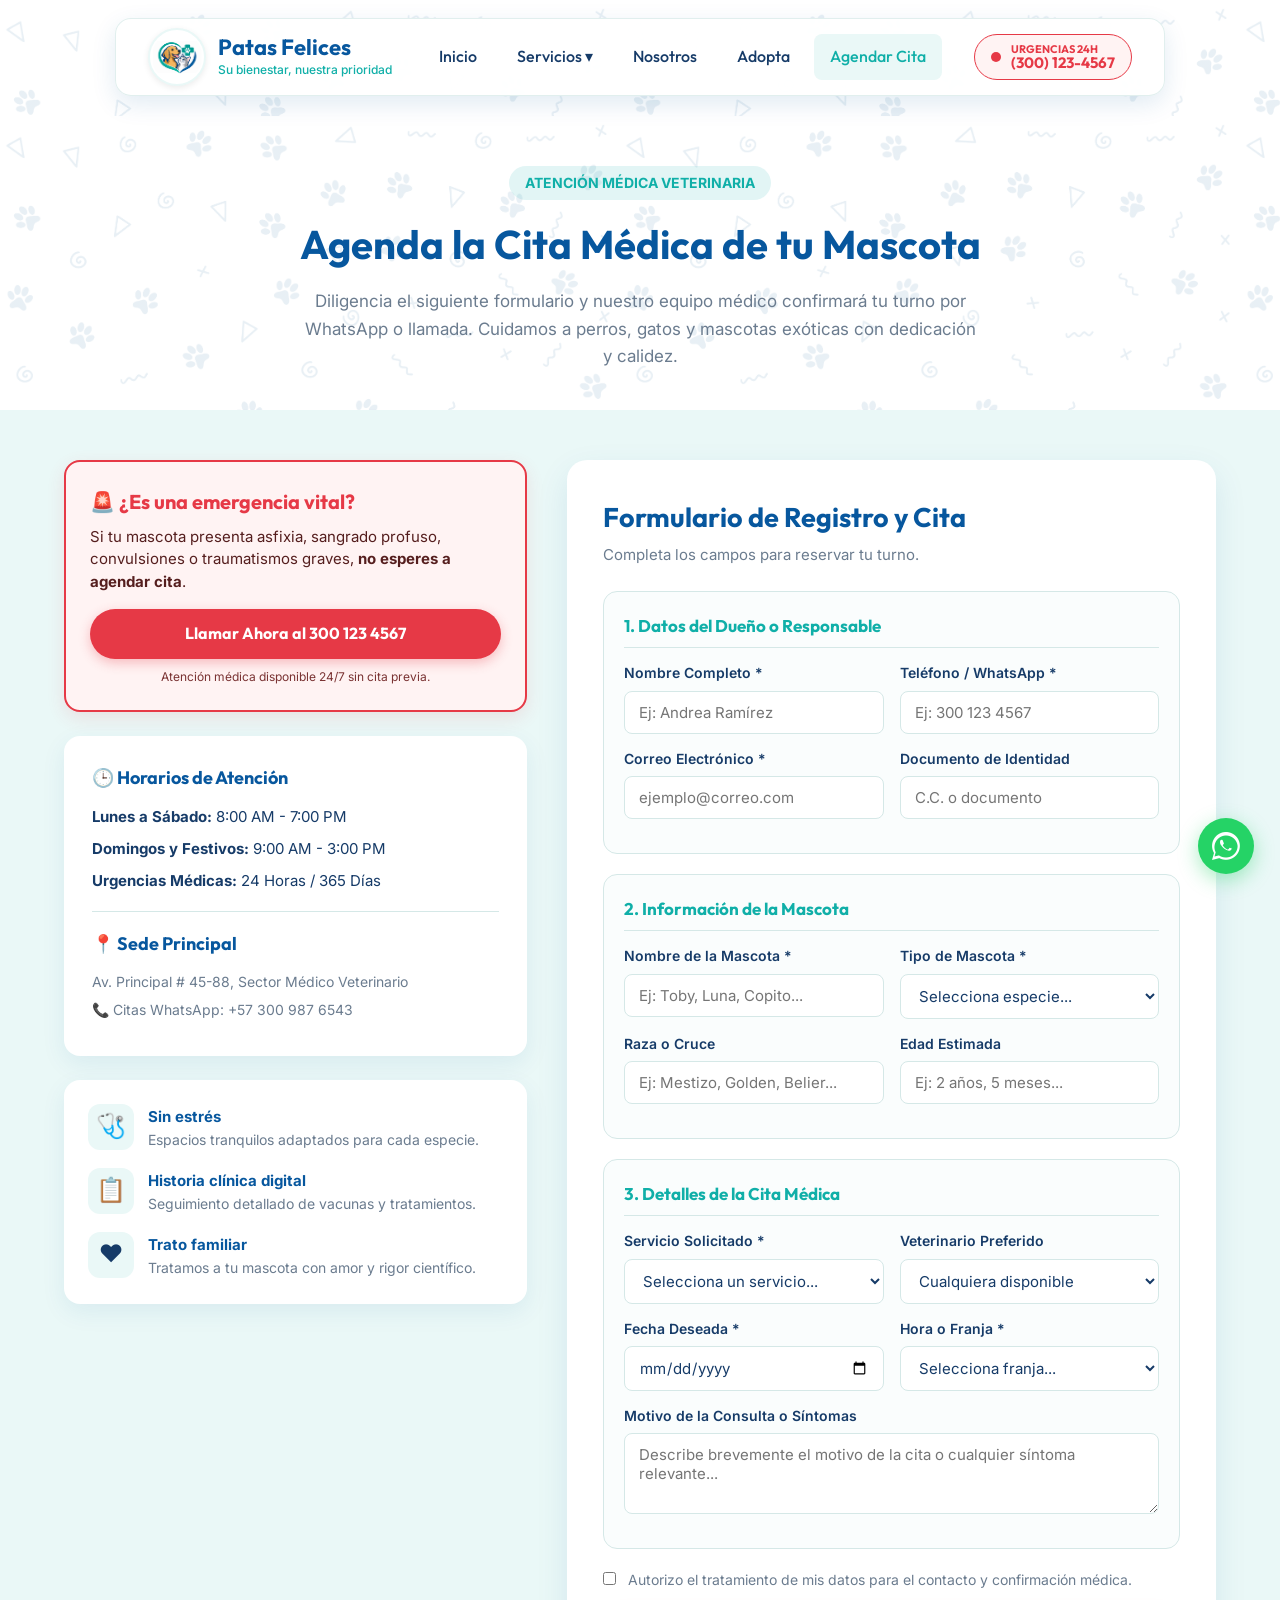
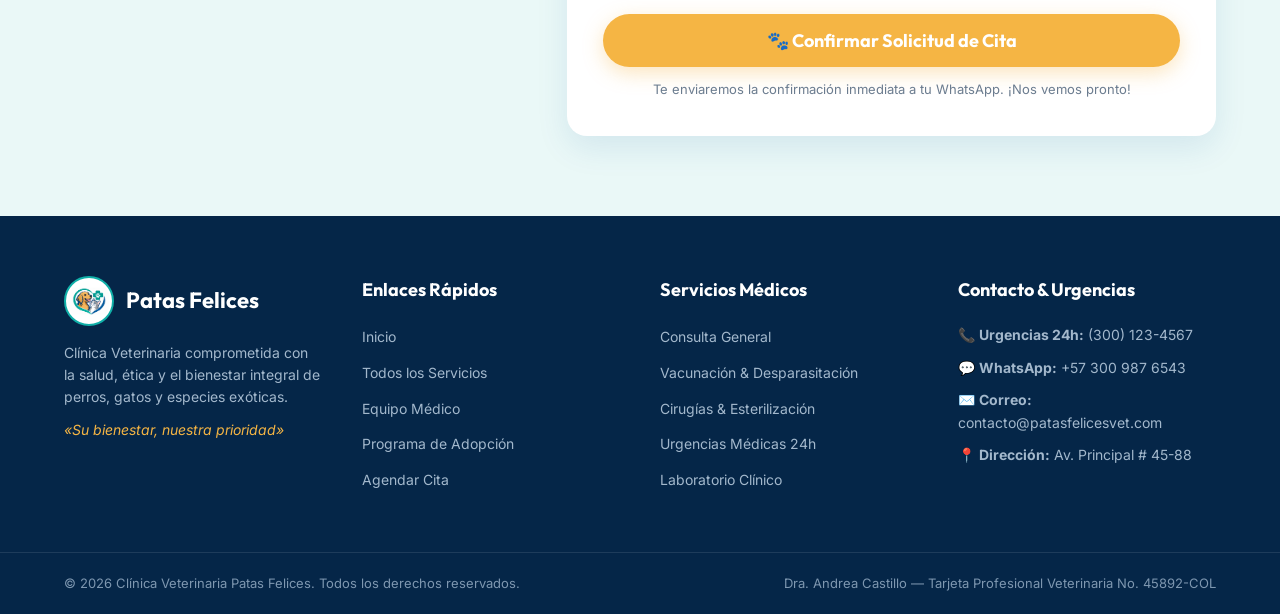
<file: citas.html>
<!DOCTYPE html>
<html lang="es">

<head>
    <meta charset="UTF-8">
    <meta name="viewport" content="width=device-width, initial-scale=1.0">
    <title>Agendar Cita | Patas Felices</title>

    <!-- Fuentes de Google -->
    <link
        href="https://fonts.googleapis.com/css2?family=Outfit:wght@400;500;600;700&family=Inter:wght@300;400;500;600&display=swap"
        rel="stylesheet">

    <!-- Estilos -->
    <link rel="stylesheet" href="./citas.css">
</head>

<body>

    <!-- Barra de navegación -->
    <div class="barra">
        <div class="barraContenido">
            <a href="index.html" class="logo">
                <img src="./assets/img/logo-icono.png" alt="Logo Patas Felices" class="fotoLogo">
                <div class="textoLogo">
                    <span class="nombreLogo">Patas Felices</span>
                    <span class="esloganLogo">Su bienestar, nuestra prioridad</span>
                </div>
            </a>

            <!-- Botón del menú en celular -->
            <input type="checkbox" id="menu" class="menuCheck">
            <label for="menu" class="hamburguesa" aria-label="Abrir menú">☰</label>

            <div class="links">
                <a href="index.html">Inicio</a>

                <!-- Submenú de servicios -->
                <div class="submenu">
                    <a href="servicios.html">Servicios ▾</a>
                    <div class="submenuLista">
                        <a href="servicios.html#consulta">Consulta General</a>
                        <a href="servicios.html#vacunacion">Vacunación</a>
                        <a href="servicios.html#esterilizacion">Esterilización</a>
                        <a href="servicios.html#cirugia">Cirugía</a>
                        <a href="servicios.html#urgencias">Urgencias 24h</a>
                        <a href="servicios.html#peluqueria">Peluquería</a>
                        <a href="servicios.html#hospitalizacion">Hospitalización</a>
                        <a href="servicios.html#laboratorio">Laboratorio</a>
                    </div>
                </div>

                <a href="conocenos.html">Nosotros</a>
                <a href="adopta.html">Adopta</a>
                <a href="citas.html" class="activo">Agendar Cita</a>
            </div>

            <!-- Botón de urgencias -->
            <a href="tel:+573001234567" class="botonUrgencias">
                <span class="puntoRojo"></span>
                <span class="textoUrgencia">
                    <small>Urgencias 24h</small>
                    <strong>(300) 123-4567</strong>
                </span>
            </a>
        </div>
    </div>

    <!-- Encabezado -->
    <div class="cabeceraCitas">
        <div class="contenedor">
            <span class="etiqueta">Atención Médica Veterinaria</span>
            <h1 class="titulo">Agenda la Cita Médica de tu Mascota</h1>
            <p class="parrafo">
                Diligencia el siguiente formulario y nuestro equipo médico confirmará tu turno por WhatsApp o llamada.
                Cuidamos a perros, gatos y mascotas exóticas con dedicación y calidez.
            </p>
        </div>
    </div>

    <!-- Sección principal de citas -->
    <div class="seccionCitas">
        <div class="contenedor cuadrilatero">

            <!-- Lado izquierdo -->
            <div class="ladoIzq">

                <!-- Alerta de urgencias -->
                <div class="cajaAlerta">
                    <h3>🚨 ¿Es una emergencia vital?</h3>
                    <p>
                        Si tu mascota presenta asfixia, sangrado profuso, convulsiones o traumatismos graves, <strong>no
                            esperes a agendar cita</strong>.
                    </p>
                    <a href="tel:+573001234567" class="botonLlamar">Llamar Ahora al 300 123 4567</a>
                    <span class="notaUrgencia">Atención médica disponible 24/7 sin cita previa.</span>
                </div>

                <!-- Horarios -->
                <div class="cajaInfo">
                    <h3>🕒 Horarios de Atención</h3>
                    <ul class="listaHorarios">
                        <li><strong>Lunes a Sábado:</strong> 8:00 AM - 7:00 PM</li>
                        <li><strong>Domingos y Festivos:</strong> 9:00 AM - 3:00 PM</li>
                        <li><strong>Urgencias Médicas:</strong> 24 Horas / 365 Días</li>
                    </ul>

                    <div class="separador"></div>

                    <h3>📍 Sede Principal</h3>
                    <p class="textoGris">Av. Principal # 45-88, Sector Médico Veterinario</p>
                    <p class="textoGris">📞 Citas WhatsApp: +57 300 987 6543</p>
                </div>

                <!-- Ventajas -->
                <div class="cajaVentajas">
                    <div class="itemVentaja">
                        <span class="iconoVentaja">🩺</span>
                        <div>
                            <strong>Sin estrés</strong>
                            <p>Espacios tranquilos adaptados para cada especie.</p>
                        </div>
                    </div>
                    <div class="itemVentaja">
                        <span class="iconoVentaja">📋</span>
                        <div>
                            <strong>Historia clínica digital</strong>
                            <p>Seguimiento detallado de vacunas y tratamientos.</p>
                        </div>
                    </div>
                    <div class="itemVentaja">
                        <span class="iconoVentaja">❤️</span>
                        <div>
                            <strong>Trato familiar</strong>
                            <p>Tratamos a tu mascota con amor y rigor científico.</p>
                        </div>
                    </div>
                </div>

            </div>

            <!-- Lado derecho: formulario -->
            <div class="ladoDer">
                <form action="#" method="POST" class="formulario" id="formulario">

                    <h2 class="subtituloForm">Formulario de Registro y Cita</h2>
                    <p class="descForm">Completa los campos para reservar tu turno.</p>

                    <!-- Datos del dueño -->
                    <div class="bloque">
                        <h4 class="tituloBloque">1. Datos del Dueño o Responsable</h4>

                        <div class="fila">
                            <div class="campo">
                                <label for="nombreTutor">Nombre Completo *</label>
                                <input type="text" id="nombreTutor" name="nombreTutor" placeholder="Ej: Andrea Ramírez"
                                    required>
                            </div>
                            <div class="campo">
                                <label for="telefonoTutor">Teléfono / WhatsApp *</label>
                                <input type="tel" id="telefonoTutor" name="telefonoTutor" placeholder="Ej: 300 123 4567"
                                    required>
                            </div>
                        </div>

                        <div class="fila">
                            <div class="campo">
                                <label for="correoTutor">Correo Electrónico *</label>
                                <input type="email" id="correoTutor" name="correoTutor" placeholder="ejemplo@correo.com"
                                    required>
                            </div>
                            <div class="campo">
                                <label for="cedulaTutor">Documento de Identidad</label>
                                <input type="text" id="cedulaTutor" name="cedulaTutor" placeholder="C.C. o documento">
                            </div>
                        </div>
                    </div>

                    <!-- Datos de la mascota -->
                    <div class="bloque">
                        <h4 class="tituloBloque">2. Información de la Mascota</h4>

                        <div class="fila">
                            <div class="campo">
                                <label for="nombreMascota">Nombre de la Mascota *</label>
                                <input type="text" id="nombreMascota" name="nombreMascota"
                                    placeholder="Ej: Toby, Luna, Copito..." required>
                            </div>
                            <div class="campo">
                                <label for="tipoMascota">Tipo de Mascota *</label>
                                <select id="tipoMascota" name="tipoMascota" required>
                                    <option value="" disabled selected>Selecciona especie...</option>
                                    <option value="perro">Perro</option>
                                    <option value="gato">Gato</option>
                                    <option value="conejo">Conejo</option>
                                    <option value="roedor">Roedor (Hámster, Cobaya)</option>
                                    <option value="ave">Ave</option>
                                    <option value="otro">Otra especie exótica</option>
                                </select>
                            </div>
                        </div>

                        <div class="fila">
                            <div class="campo">
                                <label for="razaMascota">Raza o Cruce</label>
                                <input type="text" id="razaMascota" name="razaMascota"
                                    placeholder="Ej: Mestizo, Golden, Belier...">
                            </div>
                            <div class="campo">
                                <label for="edadMascota">Edad Estimada</label>
                                <input type="text" id="edadMascota" name="edadMascota"
                                    placeholder="Ej: 2 años, 5 meses...">
                            </div>
                        </div>
                    </div>

                    <!-- Datos de la cita -->
                    <div class="bloque">
                        <h4 class="tituloBloque">3. Detalles de la Cita Médica</h4>

                        <div class="fila">
                            <div class="campo">
                                <label for="servicio">Servicio Solicitado *</label>
                                <select id="servicio" name="servicio" required>
                                    <option value="" disabled selected>Selecciona un servicio...</option>
                                    <option value="urgencias">Urgencias y Emergencias 24h</option>
                                    <option value="consulta">Consulta Médica General</option>
                                    <option value="vacunacion">Vacunación & Desparasitación</option>
                                    <option value="esterilizacion">Valoración para Esterilización</option>
                                    <option value="cirugia">Cirugía Especializada</option>
                                    <option value="peluqueria">Peluquería & Baño Spa</option>
                                    <option value="hospitalizacion">Hospitalización</option>
                                    <option value="laboratorio">Exámenes de Laboratorio</option>
                                    <option value="exoticos">Consulta de Mascota Exótica</option>
                                </select>
                            </div>
                            <div class="campo">
                                <label for="doctor">Veterinario Preferido</label>
                                <select id="doctor" name="doctor">
                                    <option value="cualquiera">Cualquiera disponible</option>
                                    <option value="andrea">Dra. Andrea Castillo (Medicina Interna & Exóticos)</option>
                                    <option value="carlos">Dr. Carlos Mendoza (Cirugía & Traumatología)</option>
                                    <option value="valentina">Dra. Valentina Ruiz (Dermatología & Felinos)</option>
                                </select>
                            </div>
                        </div>

                        <div class="fila">
                            <div class="campo">
                                <label for="fechaCita">Fecha Deseada *</label>
                                <input type="date" id="fechaCita" name="fechaCita" required>
                            </div>
                            <div class="campo">
                                <label for="horaCita">Hora o Franja *</label>
                                <select id="horaCita" name="horaCita" required>
                                    <option value="" disabled selected>Selecciona franja...</option>
                                    <option value="08:00">08:00 AM</option>
                                    <option value="09:00">09:00 AM</option>
                                    <option value="10:00">10:00 AM</option>
                                    <option value="11:00">11:00 AM</option>
                                    <option value="14:00">02:00 PM</option>
                                    <option value="15:00">03:00 PM</option>
                                    <option value="16:00">04:00 PM</option>
                                    <option value="17:00">05:00 PM</option>
                                    <option value="18:00">06:00 PM</option>
                                </select>
                            </div>
                        </div>

                        <div class="campo">
                            <label for="motivo">Motivo de la Consulta o Síntomas</label>
                            <textarea id="motivo" name="motivo" rows="3"
                                placeholder="Describe brevemente el motivo de la cita o cualquier síntoma relevante..."></textarea>
                        </div>
                    </div>

                    <!-- Autorización y botón -->
                    <div class="campoTerminos">
                        <label>
                            <input type="checkbox" required>
                            Autorizo el tratamiento de mis datos para el contacto y confirmación médica.
                        </label>
                    </div>

                    <button type="submit" class="botonConfirmar">
                        🐾 Confirmar Solicitud de Cita
                    </button>

                    <p class="notaFinal">
                        Te enviaremos la confirmación inmediata a tu WhatsApp. ¡Nos vemos pronto!
                    </p>
                </form>
            </div>

        </div>
    </div>

    <!-- Pie de página -->
    <div class="pie">
        <div class="contenedor pieGrid">
            <div>
                <div class="logoPie">
                    <img src="./assets/img/logo-icono.png" alt="Logo Patas Felices" class="fotoLogoPie">
                    <span class="nombreLogoPie">Patas Felices</span>
                </div>
                <p class="textoPie">Clínica Veterinaria comprometida con la salud, ética y el bienestar integral de
                    perros, gatos y especies exóticas.</p>
                <p class="textoPie"><em>«Su bienestar, nuestra prioridad»</em></p>
            </div>

            <div>
                <h4 class="subtituloPie">Enlaces Rápidos</h4>
                <ul class="linksPie">
                    <li><a href="index.html">Inicio</a></li>
                    <li><a href="servicios.html">Todos los Servicios</a></li>
                    <li><a href="conocenos.html">Equipo Médico</a></li>
                    <li><a href="conocenos.html">Programa de Adopción</a></li>
                    <li><a href="citas.html">Agendar Cita</a></li>
                </ul>
            </div>

            <div>
                <h4 class="subtituloPie">Servicios Médicos</h4>
                <ul class="linksPie">
                    <li><a href="servicios.html#consulta">Consulta General</a></li>
                    <li><a href="servicios.html#vacunacion">Vacunación & Desparasitación</a></li>
                    <li><a href="servicios.html#cirugia">Cirugías & Esterilización</a></li>
                    <li><a href="servicios.html#urgencias">Urgencias Médicas 24h</a></li>
                    <li><a href="servicios.html#laboratorio">Laboratorio Clínico</a></li>
                </ul>
            </div>

            <div>
                <h4 class="subtituloPie">Contacto & Urgencias</h4>
                <p class="textoPie">📞 <strong>Urgencias 24h:</strong> (300) 123-4567</p>
                <p class="textoPie">💬 <strong>WhatsApp:</strong> +57 300 987 6543</p>
                <p class="textoPie">✉️ <strong>Correo:</strong> contacto@patasfelicesvet.com</p>
                <p class="textoPie">📍 <strong>Dirección:</strong> Av. Principal # 45-88</p>
            </div>
        </div>

        <div class="pieInferior">
            <div class="contenedor pieInferiorFlex">
                <p>© 2026 Clínica Veterinaria Patas Felices. Todos los derechos reservados.</p>
                <p>Dra. Andrea Castillo — Tarjeta Profesional Veterinaria No. 45892-COL</p>
            </div>
        </div>
    </div>

    <!-- Botón de WhatsApp -->
    <a href="https://wa.me/573001234567?text=Hola,%20quisiera%20agendar%20una%20cita%20veterinaria"
        class="botonWhatsapp" target="_blank" rel="noopener noreferrer" title="Escríbenos a WhatsApp"
        aria-label="Contactar por WhatsApp">
        <img src="./assets/img/whatsapp.png" class="iconoWhatsapp" alt="WhatsApp">
    </a>

</body>

</html>
</file>
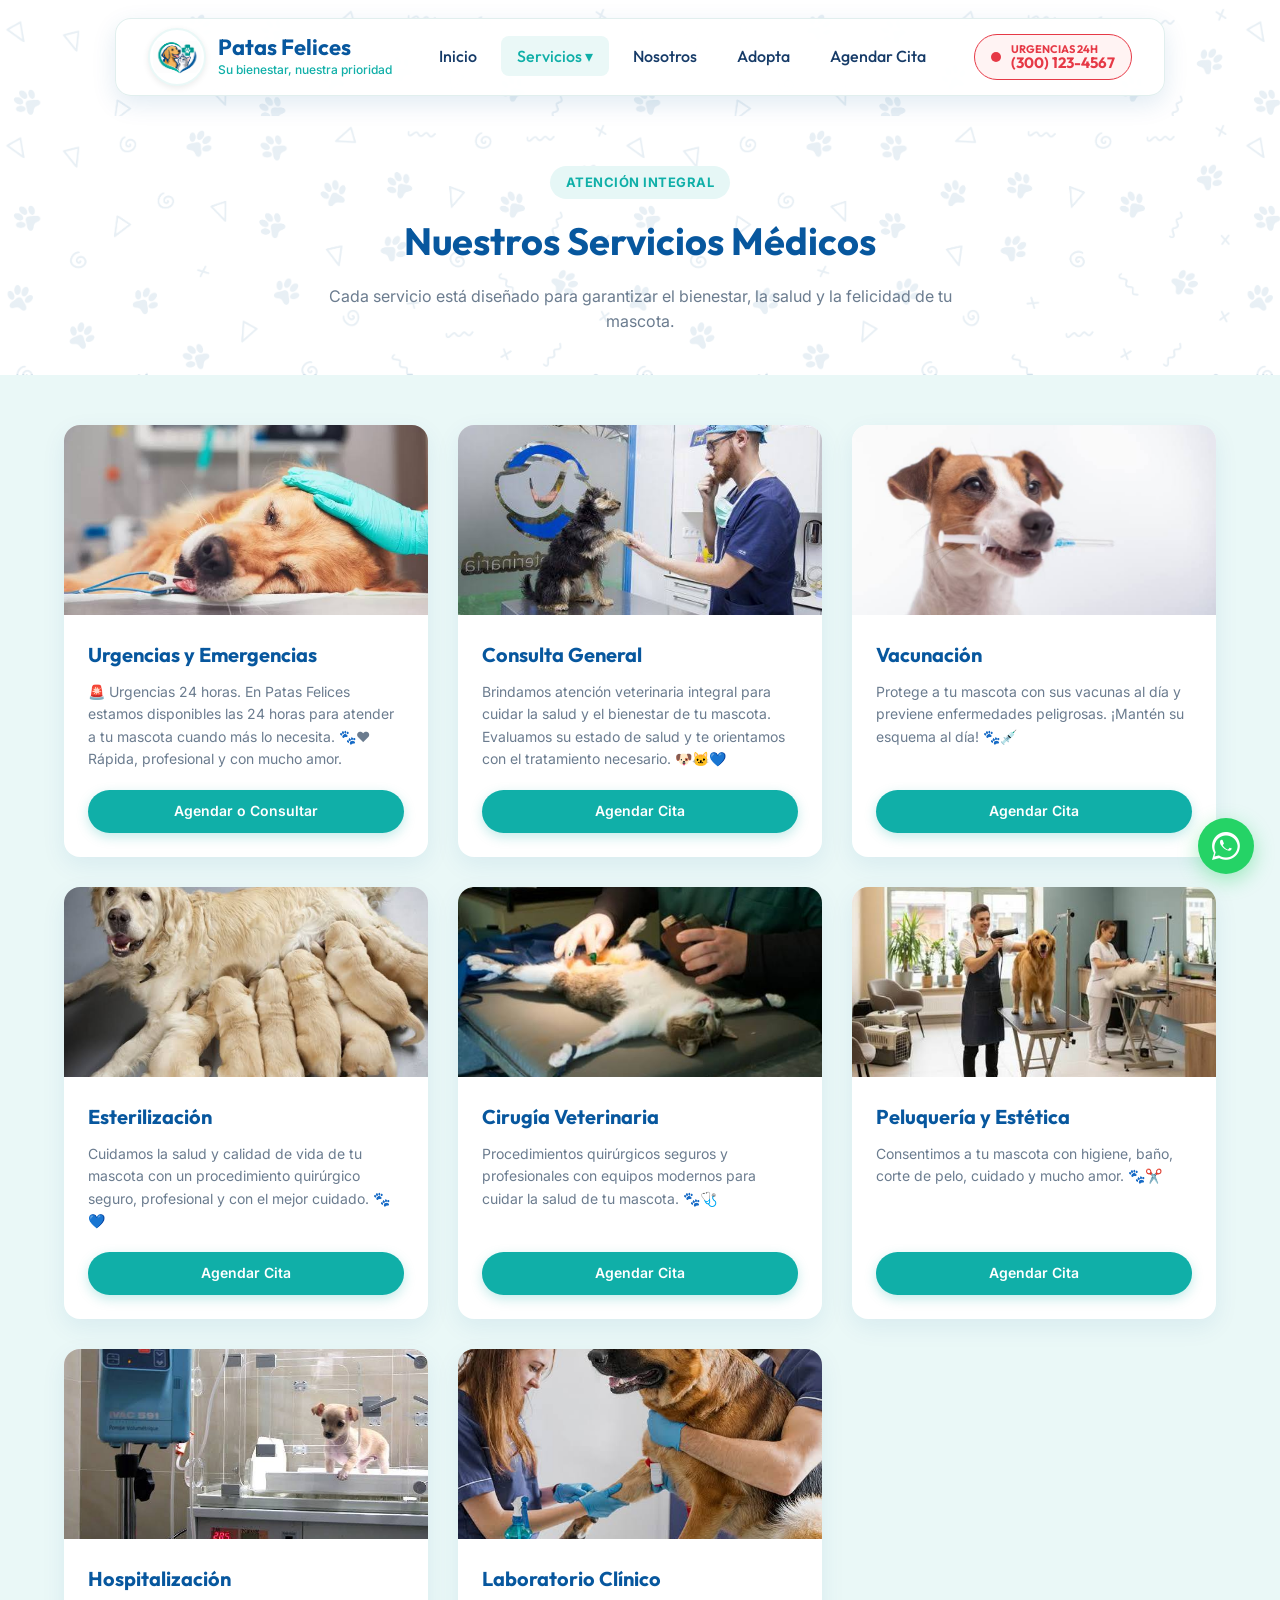
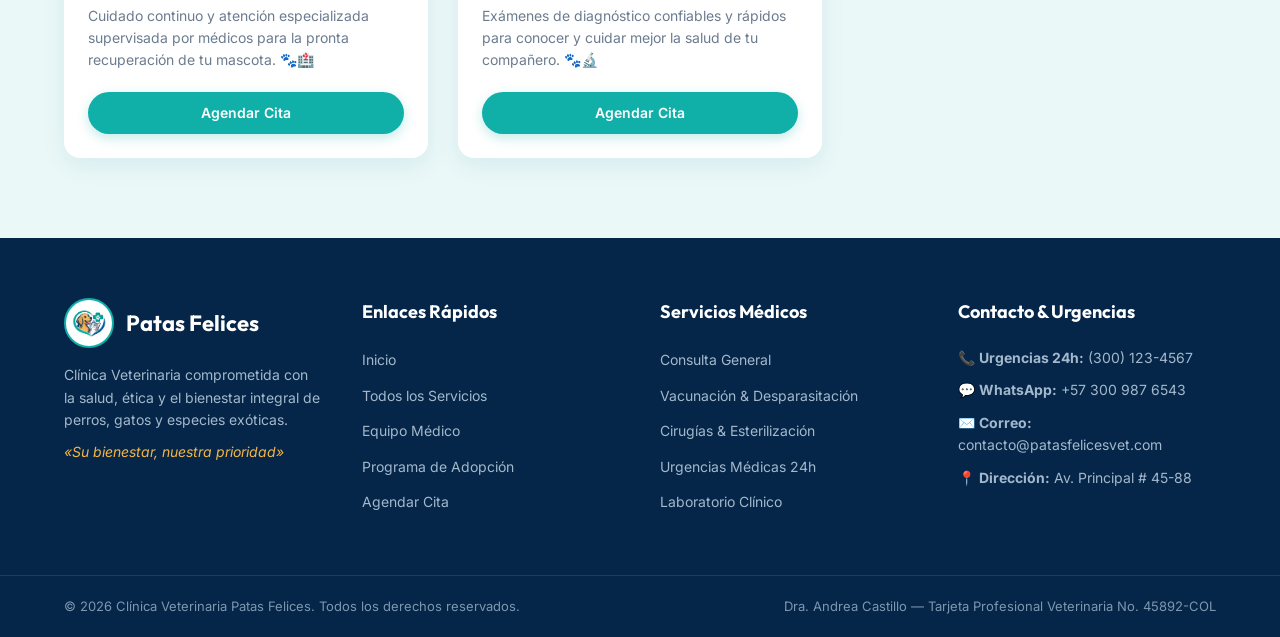
<file: servicios.html>
<!DOCTYPE html>
<html lang="es">

<head>
    <meta charset="UTF-8">
    <meta name="viewport" content="width=device-width, initial-scale=1.0">
    <title>Servicios | Patas Felices</title>

    <!-- Fuentes de Google -->
    <link
        href="https://fonts.googleapis.com/css2?family=Outfit:wght@400;500;600;700&family=Inter:wght@300;400;500;600&display=swap"
        rel="stylesheet">

    <!-- Estilos -->
    <link rel="stylesheet" href="./servicios.css">
</head>

<body>

    <!-- Barra de navegación -->
    <div class="barra">
        <div class="barraContenido">
            <a href="index.html" class="logo">
                <img src="./assets/img/logo-icono.png" alt="Logo Patas Felices" class="fotoLogo">
                <div class="textoLogo">
                    <span class="nombreLogo">Patas Felices</span>
                    <span class="esloganLogo">Su bienestar, nuestra prioridad</span>
                </div>
            </a>

            <!-- Botón del menú en celular -->
            <input type="checkbox" id="menu" class="menuCheck">
            <label for="menu" class="hamburguesa" aria-label="Abrir menú">☰</label>

            <div class="links">
                <a href="index.html">Inicio</a>

                <!-- Submenú de servicios -->
                <div class="submenu">
                    <a href="servicios.html" class="activo">Servicios ▾</a>
                    <div class="submenuLista">
                        <a href="servicios.html#urgencias">Urgencias 24h</a>
                        <a href="servicios.html#consulta">Consulta General</a>
                        <a href="servicios.html#vacunacion">Vacunación</a>
                        <a href="servicios.html#esterilizacion">Esterilización</a>
                        <a href="servicios.html#cirugia">Cirugía</a>
                        <a href="servicios.html#peluqueria">Peluquería</a>
                        <a href="servicios.html#hospitalizacion">Hospitalización</a>
                        <a href="servicios.html#laboratorio">Laboratorio</a>
                    </div>
                </div>

                <a href="conocenos.html">Nosotros</a>
                <a href="adopta.html">Adopta</a>
                <a href="citas.html">Agendar Cita</a>
            </div>

            <!-- Botón de urgencias -->
            <a href="tel:+573001234567" class="botonUrgencias">
                <span class="puntoRojo"></span>
                <span class="textoUrgencia">
                    <small>Urgencias 24h</small>
                    <strong>(300) 123-4567</strong>
                </span>
            </a>
        </div>
    </div>

    <!-- Encabezado Principal -->
    <div class="cabeceraServicios">
        <div class="contenedor">
            <span class="etiqueta">Atención Integral</span>
            <h1 class="titulo">Nuestros Servicios Médicos</h1>
            <p class="parrafo">
                Cada servicio está diseñado para garantizar el bienestar, la salud y la felicidad de tu mascota.
            </p>
        </div>
    </div>

    <!-- Contenedor Principal de Servicios -->
    <div class="seccionServicios">
        <div class="contenedor gridServicios">

            <!-- Servicio 1: Urgencias -->
            <div class="servicioCard" id="urgencias">
                <div class="imagenCard">
                    <img src="assets/img/urgen-.jpeg" alt="Urgencias y Emergencias Veterinarias">
                </div>
                <div class="servicioInfo">
                    <h3>Urgencias y Emergencias</h3>
                    <p>🚨 Urgencias 24 horas. En Patas Felices estamos disponibles las 24 horas para atender a tu
                        mascota cuando más lo necesita. 🐾❤️ Rápida, profesional y con mucho amor.</p>
                    <a href="citas.html#formulario" class="botonVerMas">Agendar o Consultar</a>
                </div>
            </div>

            <!-- Servicio 2: Consulta General -->
            <div class="servicioCard" id="consulta">
                <div class="imagenCard">
                    <img src="assets/img/Consulta general.jpeg" alt="Consulta Veterinaria General">
                </div>
                <div class="servicioInfo">
                    <h3>Consulta General</h3>
                    <p>Brindamos atención veterinaria integral para cuidar la salud y el bienestar de tu mascota.
                        Evaluamos su estado de salud y te orientamos con el tratamiento necesario. 🐶🐱💙</p>
                    <a href="citas.html#formulario" class="botonVerMas">Agendar Cita</a>
                </div>
            </div>

            <!-- Servicio 3: Vacunación -->
            <div class="servicioCard" id="vacunacion">
                <div class="imagenCard">
                    <img src="assets/img/Vacunacion.jpeg" alt="Vacunación y Desparasitación">
                </div>
                <div class="servicioInfo">
                    <h3>Vacunación</h3>
                    <p>Protege a tu mascota con sus vacunas al día y previene enfermedades peligrosas. ¡Mantén su
                        esquema al día! 🐾💉</p>
                    <a href="citas.html#formulario" class="botonVerMas">Agendar Cita</a>
                </div>
            </div>

            <!-- Servicio 4: Esterilización -->
            <div class="servicioCard" id="esterilizacion">
                <div class="imagenCard">
                    <img src="assets/img/Esteri.jpeg" alt="Esterilización Veterinaria">
                </div>
                <div class="servicioInfo">
                    <h3>Esterilización</h3>
                    <p>Cuidamos la salud y calidad de vida de tu mascota con un procedimiento quirúrgico seguro,
                        profesional y con el mejor cuidado. 🐾💙</p>
                    <a href="citas.html#formulario" class="botonVerMas">Agendar Cita</a>
                </div>
            </div>

            <!-- Servicio 5: Cirugía -->
            <div class="servicioCard" id="cirugia">
                <div class="imagenCard">
                    <img src="assets/img/Cirugia.jpeg" alt="Cirugía Veterinaria">
                </div>
                <div class="servicioInfo">
                    <h3>Cirugía Veterinaria</h3>
                    <p>Procedimientos quirúrgicos seguros y profesionales con equipos modernos para cuidar la salud de
                        tu mascota. 🐾🩺</p>
                    <a href="citas.html#formulario" class="botonVerMas">Agendar Cita</a>
                </div>
            </div>

            <!-- Servicio 6: Peluquería -->
            <div class="servicioCard" id="peluqueria">
                <div class="imagenCard">
                    <img src="assets/img/Peluqueria.jpeg" alt="Peluquería Canina y Felina">
                </div>
                <div class="servicioInfo">
                    <h3>Peluquería y Estética</h3>
                    <p>Consentimos a tu mascota con higiene, baño, corte de pelo, cuidado y mucho amor. 🐾✂️</p>
                    <a href="citas.html#formulario" class="botonVerMas">Agendar Cita</a>
                </div>
            </div>

            <!-- Servicio 7: Hospitalización -->
            <div class="servicioCard" id="hospitalizacion">
                <div class="imagenCard">
                    <img src="assets/img/Hospitalizacion.jpeg" alt="Hospitalización Veterinaria">
                </div>
                <div class="servicioInfo">
                    <h3>Hospitalización</h3>
                    <p>Cuidado continuo y atención especializada supervisada por médicos para la pronta recuperación de
                        tu mascota. 🐾🏥</p>
                    <a href="citas.html#formulario" class="botonVerMas">Agendar Cita</a>
                </div>
            </div>

            <!-- Servicio 8: Laboratorio -->
            <div class="servicioCard" id="laboratorio">
                <div class="imagenCard">
                    <img src="assets/img/Laborario.jpeg" alt="Laboratorio Clínico Veterinario">
                </div>
                <div class="servicioInfo">
                    <h3>Laboratorio Clínico</h3>
                    <p>Exámenes de diagnóstico confiables y rápidos para conocer y cuidar mejor la salud de tu
                        compañero. 🐾🔬</p>
                    <a href="citas.html#formulario" class="botonVerMas">Agendar Cita</a>
                </div>
            </div>

        </div>
    </div>

    <!-- Pie de página -->
    <div class="pie">
        <div class="contenedor pieGrid">
            <div>
                <div class="logoPie">
                    <img src="./assets/img/logo-icono.png" alt="Logo Patas Felices" class="fotoLogoPie">
                    <span class="nombreLogoPie">Patas Felices</span>
                </div>
                <p class="textoPie">Clínica Veterinaria comprometida con la salud, ética y el bienestar integral de
                    perros, gatos y especies exóticas.</p>
                <p class="textoPie"><em>«Su bienestar, nuestra prioridad»</em></p>
            </div>

            <div>
                <h4 class="subtituloPie">Enlaces Rápidos</h4>
                <ul class="linksPie">
                    <li><a href="index.html">Inicio</a></li>
                    <li><a href="servicios.html">Todos los Servicios</a></li>
                    <li><a href="conocenos.html">Equipo Médico</a></li>
                    <li><a href="conocenos.html">Programa de Adopción</a></li>
                    <li><a href="citas.html">Agendar Cita</a></li>
                </ul>
            </div>

            <div>
                <h4 class="subtituloPie">Servicios Médicos</h4>
                <ul class="linksPie">
                    <li><a href="servicios.html#consulta">Consulta General</a></li>
                    <li><a href="servicios.html#vacunacion">Vacunación & Desparasitación</a></li>
                    <li><a href="servicios.html#cirugia">Cirugías & Esterilización</a></li>
                    <li><a href="servicios.html#urgencias">Urgencias Médicas 24h</a></li>
                    <li><a href="servicios.html#laboratorio">Laboratorio Clínico</a></li>
                </ul>
            </div>

            <div>
                <h4 class="subtituloPie">Contacto & Urgencias</h4>
                <p class="textoPie">📞 <strong>Urgencias 24h:</strong> (300) 123-4567</p>
                <p class="textoPie">💬 <strong>WhatsApp:</strong> +57 300 987 6543</p>
                <p class="textoPie">✉️ <strong>Correo:</strong> contacto@patasfelicesvet.com</p>
                <p class="textoPie">📍 <strong>Dirección:</strong> Av. Principal # 45-88</p>
            </div>
        </div>

        <div class="pieInferior">
            <div class="contenedor pieInferiorFlex">
                <p>© 2026 Clínica Veterinaria Patas Felices. Todos los derechos reservados.</p>
                <p>Dra. Andrea Castillo — Tarjeta Profesional Veterinaria No. 45892-COL</p>
            </div>
        </div>
    </div>

    <!-- Botón Flotante de WhatsApp -->
    <a href="https://wa.me/573001234567?text=Hola,%20quisiera%20agendar%20una%20cita%20veterinaria"
        class="botonWhatsapp" target="_blank" rel="noopener noreferrer" title="Escríbenos a WhatsApp"
        aria-label="Contactar por WhatsApp">
        <img src="./assets/img/whatsapp.png" class="iconoWhatsapp" alt="WhatsApp">
    </a>

</body>

</html>
</file>
<file: citas.css>
@import url("./base.css");

/* Encabezado */
.cabeceraCitas {
    background-color: #FFFFFF;
    background-image: linear-gradient(rgba(255, 255, 255, 0.90), rgba(255, 255, 255, 0.90)), url("./assets/img/paticas.jpg");
    background-size: 100% 100%, 620px auto;
    background-position: center, left top;
    background-repeat: no-repeat, repeat;
    padding: 50px 0 40px;
    text-align: center;
}

.titulo {
    font-size: 40px;
    color: var(--azul);
    margin-bottom: 12px;
}

.parrafo {
    font-size: 17px;
    color: var(--gris);
    max-width: 680px;
    margin: 0 auto;
}

/* Sección principal de citas */
.seccionCitas {
    padding: 50px 0 80px;
    background-color: var(--seccion);
}

.cuadrilatero {
    display: flex;
    gap: 40px;
    align-items: flex-start;
}

.ladoIzq {
    flex: 1;
    display: flex;
    flex-direction: column;
    gap: 24px;
}

.ladoDer {
    flex: 1.4;
}

/* Tarjetas blancas */
.cajaInfo,
.cajaVentajas,
.formulario {
    background-color: #FFFFFF;
    border-radius: 16px;
    box-shadow: 0 8px 24px rgba(7, 87, 158, 0.08);
}

/* Lado izquierdo: alerta de urgencias */
.cajaAlerta {
    background-color: #FFF3F3;
    border: 2px solid var(--rojo);
    border-radius: 16px;
    padding: 24px;
    box-shadow: 0 6px 18px rgba(230, 57, 70, 0.12);
}

.cajaAlerta h3 {
    color: var(--rojo);
    font-size: 20px;
    margin-bottom: 8px;
}

.cajaAlerta p {
    font-size: 15px;
    color: #551E1E;
    margin-bottom: 16px;
    line-height: 1.5;
}

.botonLlamar {
    display: block;
    text-align: center;
    background-color: var(--rojo);
    color: #FFFFFF;
    font-weight: 700;
    padding: 12px 20px;
    border-radius: 25px;
    margin-bottom: 8px;
    box-shadow: 0 4px 12px rgba(230, 57, 70, 0.3);
}

.botonLlamar:hover {
    background-color: #c92a37;
}

.notaUrgencia {
    display: block;
    text-align: center;
    font-size: 12px;
    color: #7A3232;
}

/* Lado izquierdo: horarios */
.cajaInfo {
    padding: 28px;
}

.cajaInfo h3 {
    color: var(--azul);
    font-size: 18px;
    margin-bottom: 12px;
}

.listaHorarios li {
    font-size: 15px;
    margin-bottom: 8px;
}

.separador {
    height: 1px;
    background-color: var(--borde);
    margin: 18px 0;
}

.textoGris {
    font-size: 14px;
    color: var(--gris);
    margin-bottom: 6px;
}

/* Lado izquierdo: ventajas */
.cajaVentajas {
    padding: 24px;
    display: flex;
    flex-direction: column;
    gap: 16px;
}

.itemVentaja {
    display: flex;
    align-items: flex-start;
    gap: 14px;
}

.itemVentaja strong {
    font-size: 15px;
    color: var(--azul);
}

.itemVentaja p {
    font-size: 14px;
    color: var(--gris);
}

/* Lado derecho: formulario */
.formulario {
    border-radius: 20px;
    padding: 36px;
    box-shadow: 0 12px 32px rgba(7, 87, 158, 0.1);
    scroll-margin-top: 130px;
}

.subtituloForm {
    font-size: 27px;
    color: var(--azul);
    margin-bottom: 4px;
}

.descForm {
    font-size: 15px;
    color: var(--gris);
    margin-bottom: 24px;
}

/* Bloques del formulario */
.bloque {
    background-color: #FAFDFD;
    border: 1px solid var(--borde);
    border-radius: 14px;
    padding: 20px;
    margin-bottom: 20px;
}

.tituloBloque {
    font-size: 17px;
    color: var(--turquesa);
    margin-bottom: 14px;
    padding-bottom: 8px;
    border-bottom: 1px solid var(--borde);
}

/* Filas y campos */
.fila {
    display: flex;
    gap: 0 16px;
}

.campo {
    flex: 1;
    display: flex;
    flex-direction: column;
    margin-bottom: 14px;
}

.campo label {
    font-size: 14px;
    font-weight: 600;
    margin-bottom: 6px;
}

.campo input,
.campo select,
.campo textarea {
    width: 100%;
    padding: 11px 14px;
    border: 1.5px solid var(--borde);
    border-radius: 8px;
    font: 15px 'Inter', sans-serif;
    color: var(--texto);
    background-color: #FFFFFF;
}

.campo input:focus,
.campo select:focus,
.campo textarea:focus {
    outline: none;
    border-color: var(--turquesa);
    box-shadow: 0 0 0 3px rgba(16, 175, 168, 0.15);
}

.campo textarea {
    resize: vertical;
}

.campoTerminos {
    margin: 18px 0 22px;
    font-size: 14px;
    color: var(--gris);
}

.campoTerminos input {
    margin-right: 8px;
}

/* Botón de enviar */
.botonConfirmar {
    width: 100%;
    background-color: var(--dorado);
    color: #FFFFFF;
    font-size: 18px;
    font-weight: 700;
    padding: 15px;
    border: none;
    border-radius: 30px;
    cursor: pointer;
    box-shadow: 0 6px 20px rgba(245, 181, 68, 0.35);
}

.botonConfirmar:hover {
    background-color: var(--dorado-hover);
    box-shadow: 0 8px 25px rgba(245, 181, 68, 0.5);
}

.notaFinal {
    text-align: center;
    font-size: 13px;
    color: var(--gris);
    margin-top: 12px;
}

/* Tablets */
@media (max-width: 991px) {
    .cuadrilatero {
        flex-direction: column;
        align-items: stretch;
    }
}

/* Celulares */
@media (max-width: 767px) {
    .formulario {
        padding: 22px 16px;
    }

    .fila {
        flex-direction: column;
    }

    .titulo {
        font-size: 30px;
    }
}
</file>
<file: servicios.css>
@import url("./base.css");

/* Encabezado */
.cabeceraServicios {
    background-color: #FFFFFF;
    background-image: linear-gradient(rgba(255, 255, 255, 0.90), rgba(255, 255, 255, 0.90)), url("./assets/img/paticas.jpg");
    background-size: 100% 100%, 620px auto;
    background-position: center, left top;
    background-repeat: no-repeat, repeat;
    padding: 50px 0 40px;
    text-align: center;
}

.etiqueta {
    display: inline-block;
    background-color: #E6F7F6;
    color: var(--turquesa);
    font-size: 13px;
    font-weight: 700;
    padding: 6px 16px;
    border-radius: 20px;
    margin-bottom: 12px;
    text-transform: uppercase;
    letter-spacing: 0.5px;
}

.titulo {
    font-size: 38px;
    color: var(--azul);
    margin-bottom: 12px;
    font-family: 'Outfit', sans-serif;
    font-weight: 700;
}

.parrafo {
    font-size: 16px;
    color: var(--gris);
    max-width: 680px;
    margin: 0 auto;
    line-height: 1.6;
}

/* Sección de Servicios (Grid) */
.seccionServicios {
    padding: 50px 0 80px;
    background-color: var(--seccion);
}

.gridServicios {
    display: grid;
    grid-template-columns: repeat(auto-fit, minmax(280px, 1fr));
    gap: 30px;
}

/* Tarjeta individual de servicio */
.servicioCard {
    background-color: #FFFFFF;
    border-radius: 16px;
    overflow: hidden;
    box-shadow: 0 8px 24px rgba(7, 87, 158, 0.08);
    display: flex;
    flex-direction: column;
    transition: transform 0.3s ease, box-shadow 0.3s ease;
}

.servicioCard:hover {
    transform: translateY(-5px);
    box-shadow: 0 12px 30px rgba(7, 87, 158, 0.15);
}

/* Contenedor e Imagen de Alta Calidad */
.imagenCard {
    width: 100%;
    height: 190px;
    overflow: hidden;
    background-color: #F1F5F9;
}

.imagenCard img {
    width: 100%;
    height: 100%;
    object-fit: cover; /* Evita que la imagen se deforme o estire */
    display: block;
    transition: transform 0.4s ease;
}

.servicioCard:hover .imagenCard img {
    transform: scale(1.06); /* Efecto zoom suave al pasar el mouse */
}

.servicioInfo {
    padding: 24px;
    display: flex;
    flex-direction: column;
    flex: 1;
}

.servicioInfo h3 {
    font-size: 20px;
    color: var(--azul);
    margin-bottom: 10px;
    font-family: 'Outfit', sans-serif;
}

.servicioInfo p {
    font-size: 14px;
    color: var(--gris);
    line-height: 1.6;
    margin-bottom: 20px;
    flex: 1;
}

/* Botón Ver Más / Agendar */
.botonVerMas {
    display: inline-block;
    text-align: center;
    background-color: var(--turquesa);
    color: #FFFFFF;
    font-size: 14px;
    font-weight: 600;
    padding: 10px 18px;
    border-radius: 25px;
    text-decoration: none;
    box-shadow: 0 4px 12px rgba(16, 175, 168, 0.25);
    transition: background-color 0.2s ease, transform 0.2s ease;
    margin-top: auto;
}

.botonVerMas:hover {
    background-color: #0e968f;
    transform: scale(1.02);
}

/* Responsivo */
@media (max-width: 767px) {
    .titulo {
        font-size: 30px;
    }
    
    .gridServicios {
        grid-template-columns: 1fr;
    }
}
</file>
